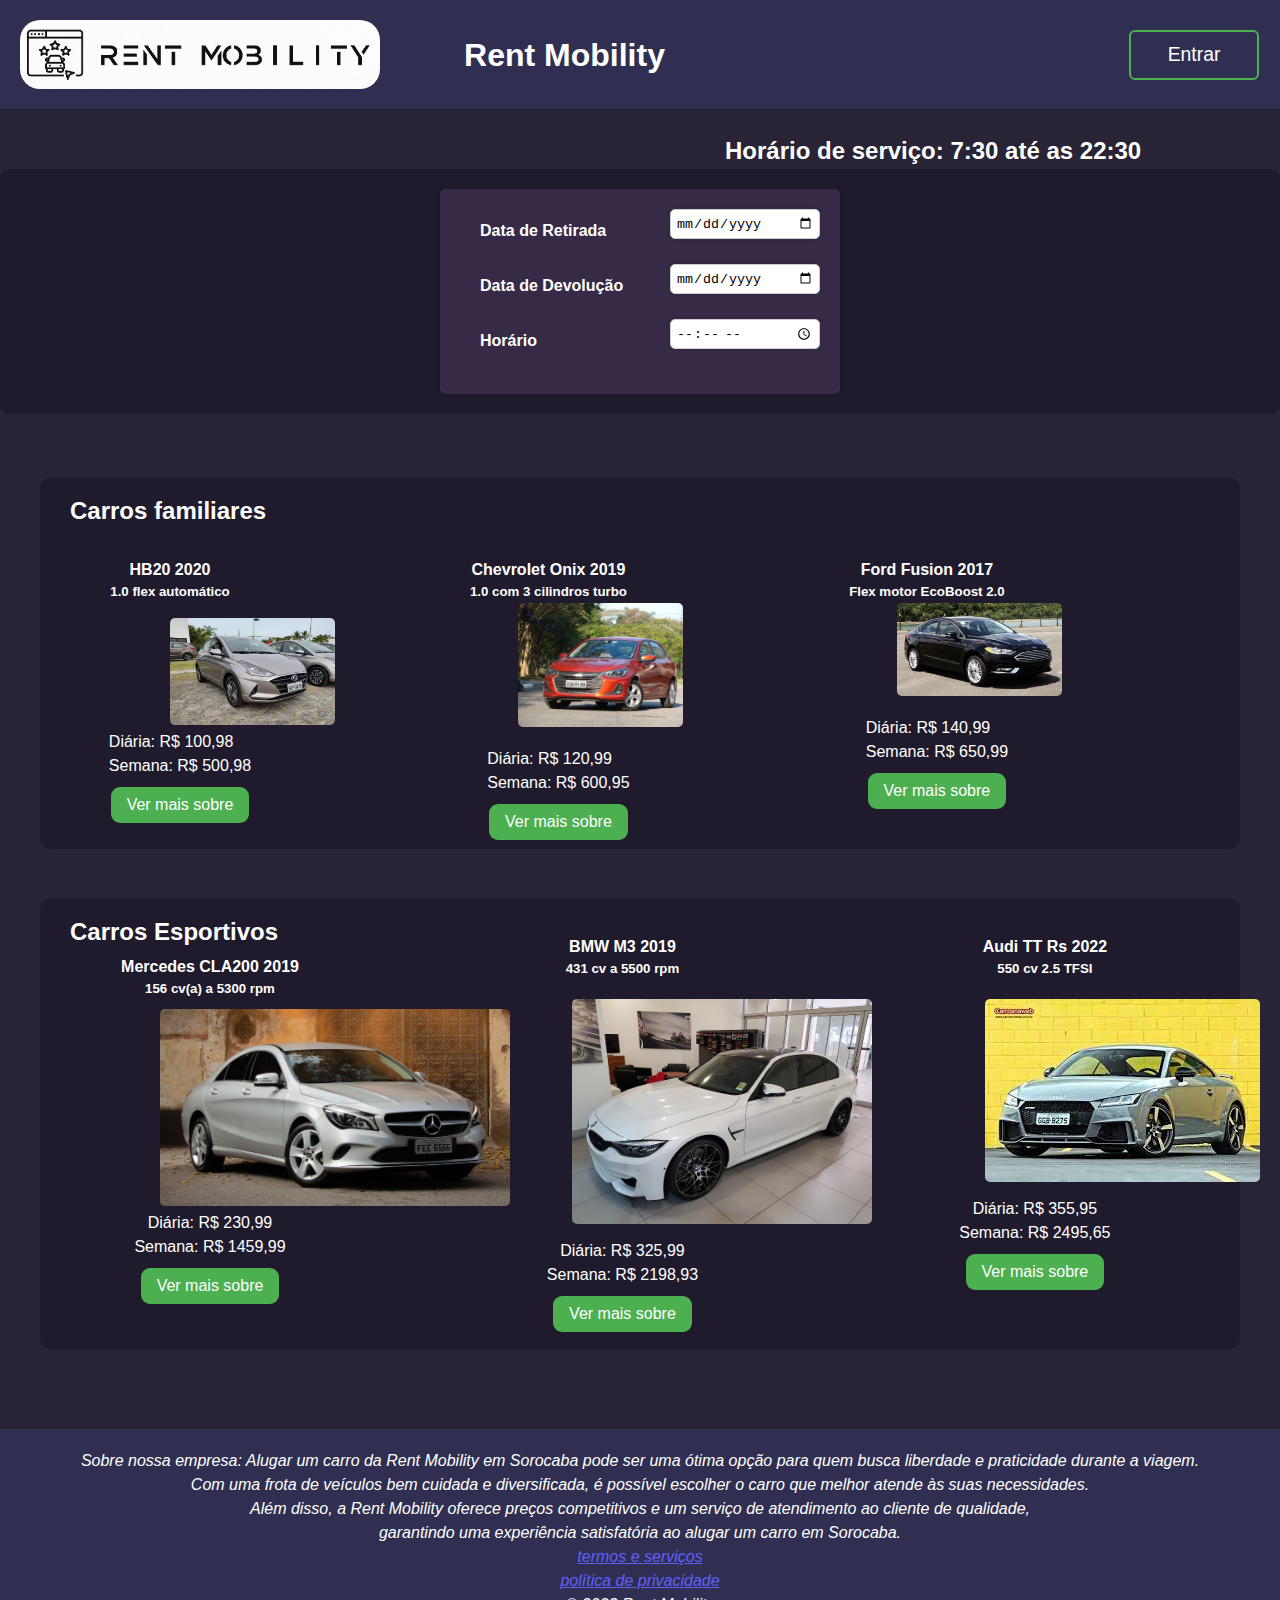
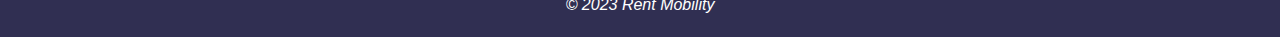
<file: Pasta Compart/index.html>
<!DOCTYPE html>
<html lang="pt-br">
<head>
    <meta charset="UTF-8">
    <title>Rent Mobility</title>
    <link rel="stylesheet" href="style.css">
    
    <style>
        .cars li {
            display: inline-block;
            width: 30%;
            margin-right: 4%;
            vertical-align: top;
            text-align: center;
        }
        
        .cars li:last-child {
            margin-right: 0;
        }
        
        .cars li img {
            max-width: 50%;
            height: auto;
        }
    </style>
</head>
<body>
    <script src="script.js"></script>
    <header>
        <img src="logoSiteSmall.png" style="border-radius: 20px; width: 360px;">
        <div class="logo">
            <h1>Rent Mobility</h1>
        </div>
        <div class="login">
            <a href="login.html">
                <button class="btnLogin-popup"> Entrar </button>  
            </a>
        </div>
    </header>
    <br> 

    <h2 style="color: white; margin-left: 725px;">Horário de serviço: 7:30 até as 22:30</h2>
    <script src="script3.js"></script>
    <div class="localizacao">
        <div class="caixa-pesquisa">
          <form>
            <div class="label">
              <label for="retirada">Data de Retirada</label>
            </div>
            <input type="date" id="retirada" name="retirada">
            <div class="label">
              <label for="devolucao">Data de Devolução</label>
            </div>
            <input type="date" id="devolucao" name="devolucao">
            <div class="label">
              <label for="horario">Horário</label>
            </div>
            <input type="time" id="horario" name="horario">
          </form>
        </div>
      </div>

    <br>
   


    <div >
        <main>
            <section class="cars">
                <div class="back_fam">
                    <div class="img">
                        <h2>Carros familiares</h2>
                    </div>
                    <div class="img-car">
                        <br>
                        <ul>    
                    <li>
                        <div class="car_info">
                            <h4>HB20 2020</h4>
                            <h5>1.0 flex automático</h5>
                        </div>
                        <div class="img">
                            <img style="border-radius:5px;" src="hb20_2020.jpeg" alt="Hb20">
                        </div>                     
                        
                        <div class="car-price">
                        <p>Diária: R$ 100,98</p>
                        <p>Semana: R$ 500,98</p>
                        <a href="ver_mais_hb20.html">
                            <button id="ver-mais-btn">Ver mais sobre</button>
                        </a>
                        
                        </div>
                    </li>


                    <li>
                        <div class="car_info">
                            <h4>Chevrolet Onix 2019</h4>
                            <h5>1.0 com 3 cilindros turbo</h5>
                        </div>
                        <img style="border-radius: 5px;" src="onix2019.jpg" alt="Onix">
                        <div class="car-price">
                        <p>Diária: R$ 120,99</p>
                        <p>Semana: R$ 600,95</p>
                        <a href="ver_mais_Onix.html">
                            <button id="ver-mais-btn">Ver mais sobre</button>
                        </a>
                        </div>
                    </li>


                    <li>
                        <div class="car_info"> 
                            <h4>Ford Fusion 2017</h4>
                            <h5>Flex motor  EcoBoost 2.0</h5>
                        </div>
                    
                        <img style="border-radius: 5px;" src="fusionflex_capa_620x350.jpg" alt="Fusion">
                        <div class="car-price">
                        <p>Diária: R$ 140,99</p>
                        <p>Semana: R$ 650,99</p>
                        <a href="ver_mais_fusion.html">
                            <button id="ver-mais-btn">Ver mais sobre</button>
                        </a>
                        </div>
                    </li>
                    </ul> 
                    </div>
                    
                </div>
                

                <div id = "esportivos" class="back_fam-esport">
                    <div class="img">
                        <h2>Carros Esportivos</h2>
                    </div>
          

                    <ul>
            
                        <li>
                            <div class="car_info-eps">
                                <h4>Mercedes CLA200 2019</h4>
                                <h5>156 cv(a) a 5300 rpm</h5>
                            </div>
                            <div  class="img-esp">
                                <img style="border-radius: 5px;" src="Mercedes_CLA200.jpg" alt="CLA200">
                            </div>
                            
                            <div class="car-price-eps">
                                <p>Diária: R$ 230,99</p>
                                <p>Semana: R$ 1459,99</p>
                                <a href="ver_mais_Mercedes.html">
                                    <button id="ver-mais-btn">Ver mais sobre</button>
                                </a>
                            </div>
                            
                            
                        </li>
                        <li>
                            <div class="car-price-eps-m3">
                                <h4>BMW M3 2019</h4>
                                <h5>431 cv a 5500 rpm</h5>
                            </div>
                            <div class="img-esp-m3">
                                 <img style= "border-radius: 5px;" src="M3_2019.jpg" alt="M3_2019">
                            </div>
                           
                            <div class="car-price-eps">
                                <p>Diária: R$ 325,99</p>
                                <p>Semana: R$ 2198,93</p>
                                <a href="ver_mais_m3.html">
                                    <button id="ver-mais-btn">Ver mais sobre</button>
                                </a>
                            </div>
                            
                            
                        </li>
                        <li>
                            <div class="car_info-eps-tt">
                                <h4>Audi TT Rs 2022</h4>
                                <h5>550 cv 2.5 TFSI </h5>
                            </div>
                            <div class="img-esp-tt">
                                <img style= "border-radius: 5px;" src="audi_TT_rs.jfif" alt="Audi">
                            </div>
                            
                            <div class="car-price-eps">
                                <p>Diária: R$ 355,95</p>
                                <p>Semana: R$ 2495,65</p>
                                <a href="ver_mais_audi.html">
                                    <button id="ver-mais-btn">Ver mais sobre</button>
                                </a>
                            </div>
                            
                    
                        </li>
                    </ul>   
                </div>     

            </section>



            
            
            
        </main>
    </div>

    <script src="script.js"></script>
    
    <footer style="font-style: italic; ">
        <p>Sobre nossa empresa: Alugar um carro da Rent Mobility em Sorocaba pode ser uma ótima opção para quem busca liberdade e praticidade durante a viagem.</p>
		<p> Com uma frota de veículos bem cuidada e diversificada, é possível escolher o carro que melhor atende às suas necessidades. </p>	
		<p>Além disso, a Rent Mobility oferece preços competitivos e um serviço de atendimento ao cliente de qualidade, </p>  
		<p>garantindo uma experiência satisfatória ao alugar um carro em Sorocaba.</p>
		
		<a style="color: rgb(96, 96, 253);" href="pagina_termos.html">termos e serviços</a> <br> <a style="color: rgb(96, 96, 253);" href="politica_privacidade.html">política de privacidade</a>
		<p>&copy; 2023 Rent Mobility</p>
	</footer>
      
</body>
</html>
</file>
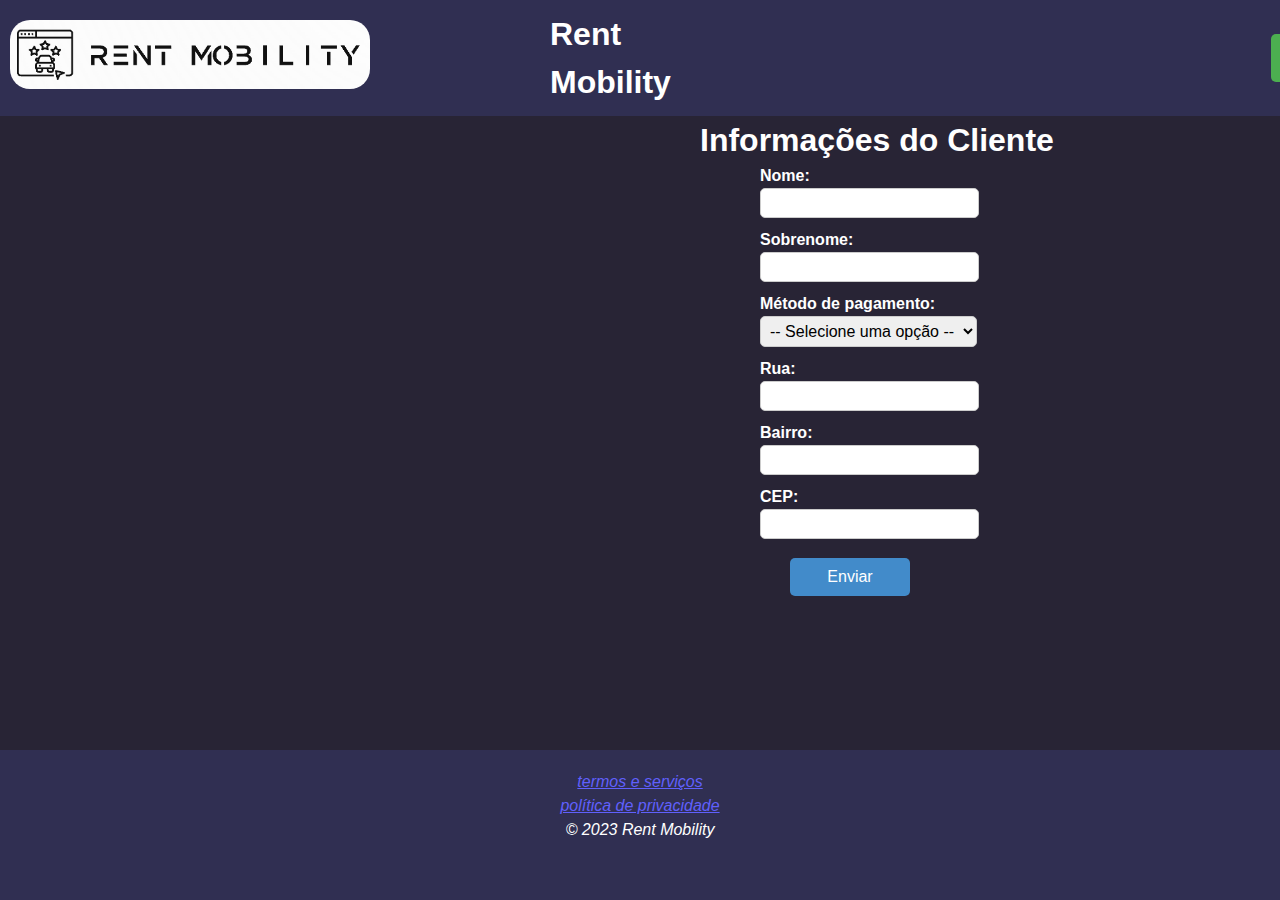
<file: Pasta Compart/alugar.html>
<!DOCTYPE html>
<html>
  <head>
    <meta charset="UTF-8">
    <title>Rent Mobility</title>
    <link rel="stylesheet" href="style_carros.css">
    <style>
      form {
        display: flex;
        flex-direction: column;
        align-items: flex-start;
      }

      input[type="text"], select {
        margin-bottom: 10px;
        padding: 5px;
        font-size: 16px;
        border-radius: 5px;
        border: 1px solid #ccc;
      }

      label {
        font-weight: bold;
      }

      button {
        padding: 10px;
        font-size: 16px;
        border-radius: 5px;
        border: none;
        background-color: #428bca;
        color: #fff;
        cursor: pointer;
      }
    </style>
    
  </head>
  <body>
    <header>
        <a href="index.html"><img src="logoSiteSmall.png" style="border-radius: 20px; width: 360px;"></a>
        <div class="logo">
            <h1>Rent Mobility</h1>
        </div>
        <div class="login">
            <a href="login.html">Entrar</a>
        </div>
    </header>
</header>

<div style="color: white;">
  <h1 style="margin-left: 700px;">Informações do Cliente</h1>
  <form style="margin-left: 760px;">
    <label for="nome">Nome:</label>
    <input type="text" id="nome" name="nome" required>
    
    <label for="sobrenome">Sobrenome:</label>
    <input type="text" id="sobrenome" name="sobrenome" required>
    
    <label for="pagamento">Método de pagamento:</label>
    <select id="pagamento" name="pagamento" required onchange="mostrarCamposCartao()" required onchange ="mostrarcampopix()">
      <option value="">-- Selecione uma opção --</option>
      <option value="cartao">Cartão de crédito</option>
      <option value="pix">PIX</option>
    </select>
    
    <label for="rua">Rua:</label>
    <input type="text" id="rua" name="rua" required>
    
    <label for="bairro">Bairro:</label>
    <input type="text" id="bairro" name="bairro" required>
    
    <label for="cep">CEP:</label>
    <input type="text" id="cep" name="cep" required>

    <!------>

    <div id="camposCartao" style="display: none;">
        <div class="cartao">
           <label for="numCartao">Número do cartão :</label>
          <input type="text" id="numCartao" name="numCartao">
          <br>   
          <label for="dataValidade">Data de validade :</label>
          <input style="margin-left: 10px;" type="text" id="dataValidade" name="dataValidade">
          <br>
          <label for="cvv">CVV :</label>
          <input style="margin-left: 103px;" type="text" id="cvv" name="cvv">
        </div>
    </div>
    </div>
    
    <button style="margin-left: 790px; width: 120px;" type="submit">Enviar</button>
  </form>
</div>

<script>
  function mostrarCamposCartao() {
    var pagamentoSelect = document.getElementById("pagamento");
    var camposCartaoDiv = document.getElementById("camposCartao");

    if (pagamentoSelect.value === "cartao") {
      camposCartaoDiv.style.display = "block";
    } else {
      camposCartaoDiv.style.display = "none";
    }
  }
</script>

    <footer style="font-style: italic; ">
		<a style="color: rgb(96, 96, 253);" href="pagina_termos.html">termos e serviços</a> <br> <a style="color: rgb(96, 96, 253);" href="politica_privacidade.html">política de privacidade</a>
		<p>&copy; 2023 Rent Mobility</p>
	</footer>
  </body>
</html>
</file>
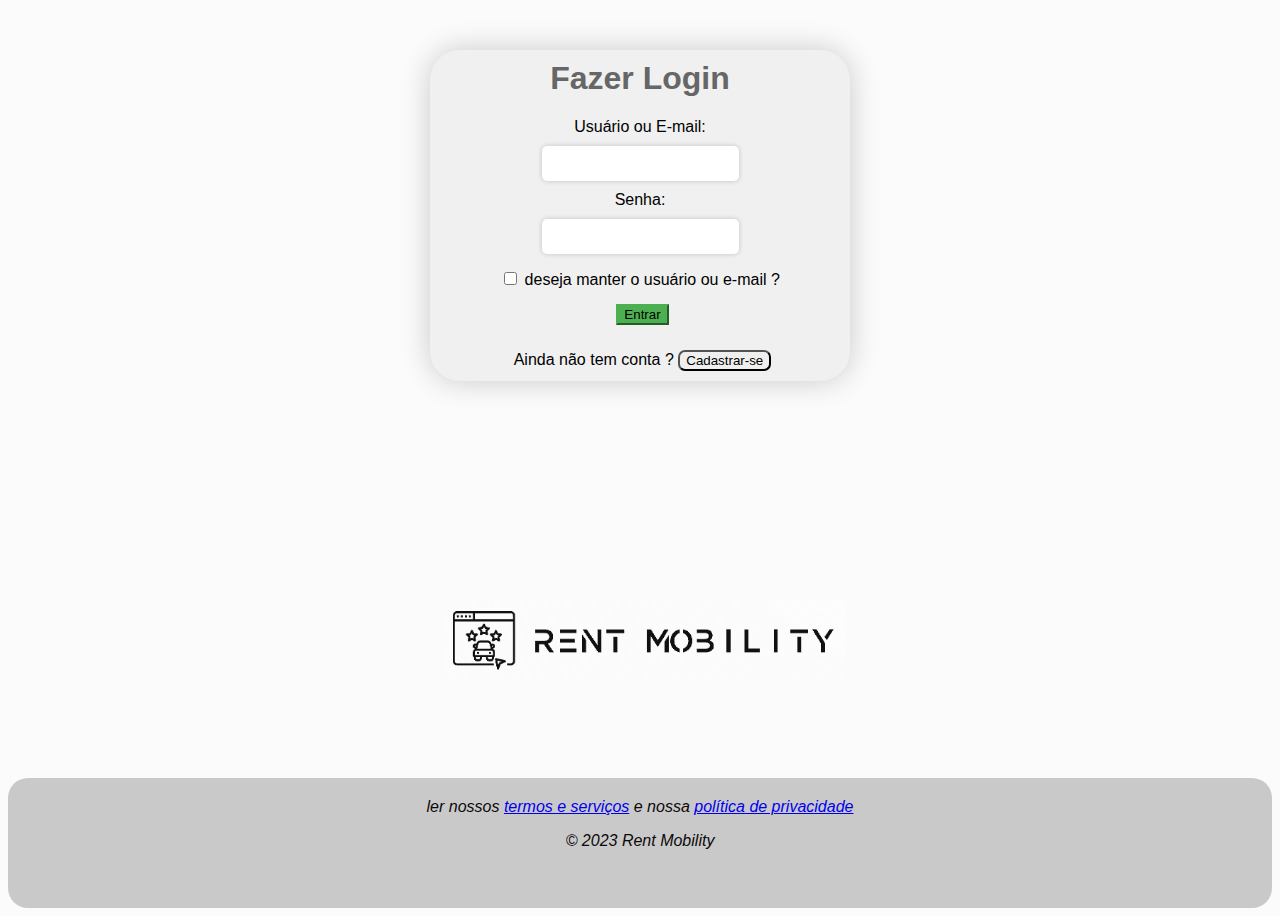
<file: Pasta Compart/login.html>
<!DOCTYPE html>
<html lang="en">
<head>
    <meta charset="UTF-8">
    <meta http-equiv="X-UA-Compatible" content="IE=edge">
    <meta name="viewport" content="width=device-width, initial-scale=1.0">
    <link rel="stylesheet" href="style_login.css">
    <title>Login</title>
	<link href="https://cdn.jsdelivr.net/npm/bootstrap@5.0.2/dist/css/bootstrap.min.css" rel="stylesheet"
            integrity="sha384-EVSTQN3/azprG1Anm3QDgpJLIm9Nao0Yz1ztcQTwFspd3yD65VohhpuuCOmLASjC" crossorigin="anonymous">
    <style>
		body {
			font-family: Arial, sans-serif;
			background-color: #fbfbfb;
		}

		form {
			background-color: #f0f0f0;
			padding: 10px;
			margin: 50px auto;
			max-width: 400px;
			box-shadow: 0px 0px 30px rgba(0, 0, 0, 0.2);
			border-radius: 30px;
		}

		input[type="text"], input[type="password"] {
			display: block;
			margin: 10px 0px;
			padding: 10px;
			border-radius: 5px;
			border: none;
			box-shadow: 0px 0px 5px rgba(0, 0, 0, 0.2);
		}

		input[type="submit"] {
			background-color: #4CAF50;
			color: #fff;
			padding: 10px;
			border: none;
			border-radius: 10px;
			cursor: pointer;
		}

		input[type="submit"]:hover {
			background-color: #3e8e41;
		}

		input[type=""] {
			background-color: #55bd59;
			color: #fff;
			padding: 10px;
			border: none;
			border-radius: 7px;
			cursor: pointer;
			text-align: center;
			
		} 

		h1 {
			text-align: center;
			margin-top: 0px;
			color: #666;
		}

		input[type="radio"] {
			text-shadow: 0px 0px 5px rgba(0, 0, 0, 0.2);
		}
	</style>
</head>
<body>
    <form style="display: flex; flex-direction: column; justify-content: center; align-items: center; height: 100%;" action="registro.html">
		<img src="logoSiteSmall.png" alt="Logo" style="position: absolute; top: 600px; left: calc(50% - 195px); width: 400px; height: 80px;">
		<h1>Fazer Login</h1>
		<label for="username">Usuário ou E-mail:</label>
		<input type="text" id="username" name="username">
		<label for="password">Senha:</label>
		<input type="password" id="password" name="password">
		<div style="margin-right: 0px; margin-top: 5px;"> 
			<input type="checkbox" name="salvarUsuario"> <label>deseja manter o usuário ou e-mail ?</label> 
		</div>
		<div style="margin-left: 25px; margin-right: 20px; margin-top: 15px; justify-content: center;">
			<button style="background-color: #4CAF50; border-color: #4CAF50;" type="button" class="btn btn-success">Entrar</button>
		</div>
	
		<div style="width: 20px; margin-top: 5px;">
			
		</div>
	 
		<div style="margin-left: 25px; margin-right: 20px; margin-top: 20px;">
			<label> Ainda não tem conta ? </label>
			<a href="registro.html">
				<button style="border-radius: 7px;" type="button" class="btn btn-primary">Cadastrar-se</button>
			</a>
			
		</div>


		<!--
		<p style="position: absolute; top: 540px;">Entre com sua conta do Google</p>
		<button style="position: absolute; top: 590px;" class="login-google" onclick="loginWithGoogle()">Cadastrar-se com o Google</button>

		-->

	</form>

	<footer style="font-style: italic;">
		<label>ler nossos</label>
		<a href="pagina_termos.html">termos e serviços</a> e nossa <a href="politica_privacidade.html">política de privacidade</a>
		<p>&copy; 2023 Rent Mobility</p>
	</footer>
      
      
</body>
</html>
</file>
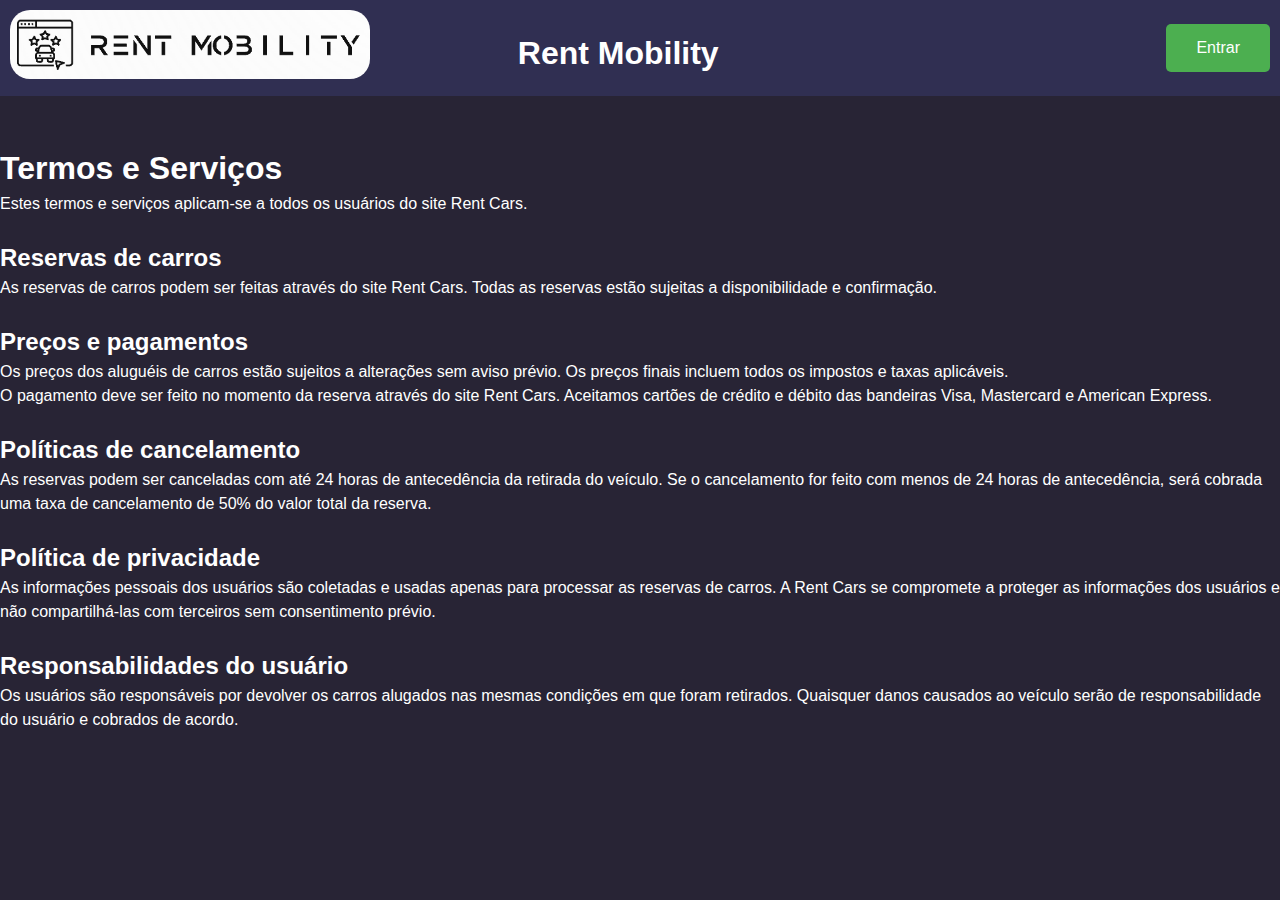
<file: Pasta Compart/pagina_termos.html>
<!DOCTYPE html>
<html>
  <head>
    <meta charset="UTF-8">
    <title>Termos e Serviços | Rent Mobility</title>
    <style>
    * {
	margin: 0;
	padding: 0;
	box-sizing: border-box;
	
}

body {
	font-family: Arial, sans-serif;
	font-size: 16px;
	line-height: 1.5;
	background-color: #282435;
	
}

header {
	display: flex;
	justify-content: space-between;
	align-items: center;
	padding: 10px;
	background-color: #302f52;
	color: white;
}

.logo h1 {
	font-size: 32px;
	margin-right: 300px;
	margin-top: 10px;
	
}

.login a {
	display: inline-block;
	padding: 12px 30px;

	background-color: #4CAF50;
	color: white;
	border-radius: 5px;
	text-decoration: none;
}

main {
	padding: 40px;
}

.text {
	color: white;
}
    </style>
  </head>
  <body>
    <header>
      <a href="index.html"><img src="logoSiteSmall.png" style="border-radius: 20px; width: 360px;"></a>
        <div class="logo">
            <h1>Rent Mobility</h1>
        </div>
        <div class="login">
            <a href="login.html">Entrar</a>
        </div>
    </header>
    <br>
    <br>
    <div class="text">
        <h1>Termos e Serviços</h1>
        <p>Estes termos e serviços aplicam-se a todos os usuários do site Rent Cars.</p>
        <br>
        
        <h2>Reservas de carros</h2>
        <p>As reservas de carros podem ser feitas através do site Rent Cars. Todas as reservas estão sujeitas a disponibilidade e confirmação.</p>
        <br>
        <h2>Preços e pagamentos</h2>
        <p>Os preços dos aluguéis de carros estão sujeitos a alterações sem aviso prévio. Os preços finais incluem todos os impostos e taxas aplicáveis.</p>
        <p>O pagamento deve ser feito no momento da reserva através do site Rent Cars. Aceitamos cartões de crédito e débito das bandeiras Visa, Mastercard e American Express.</p>
        <br>
        <h2>Políticas de cancelamento</h2>
        <p>As reservas podem ser canceladas com até 24 horas de antecedência da retirada do veículo. Se o cancelamento for feito com menos de 24 horas de antecedência, será cobrada uma taxa de cancelamento de 50% do valor total da reserva.</p>
        <br>
        <h2>Política de privacidade</h2>
        <p>As informações pessoais dos usuários são coletadas e usadas apenas para processar as reservas de carros. A Rent Cars se compromete a proteger as informações dos usuários e não compartilhá-las com terceiros sem consentimento prévio.</p>
        <br>
        <h2>Responsabilidades do usuário</h2>
        <p>Os usuários são responsáveis por devolver os carros alugados nas mesmas condições em que foram retirados. Quaisquer danos causados ​​ao veículo serão de responsabilidade do usuário e cobrados de acordo.</p>
    </div>

  </body>
</html>

</body>
</html>
</file>
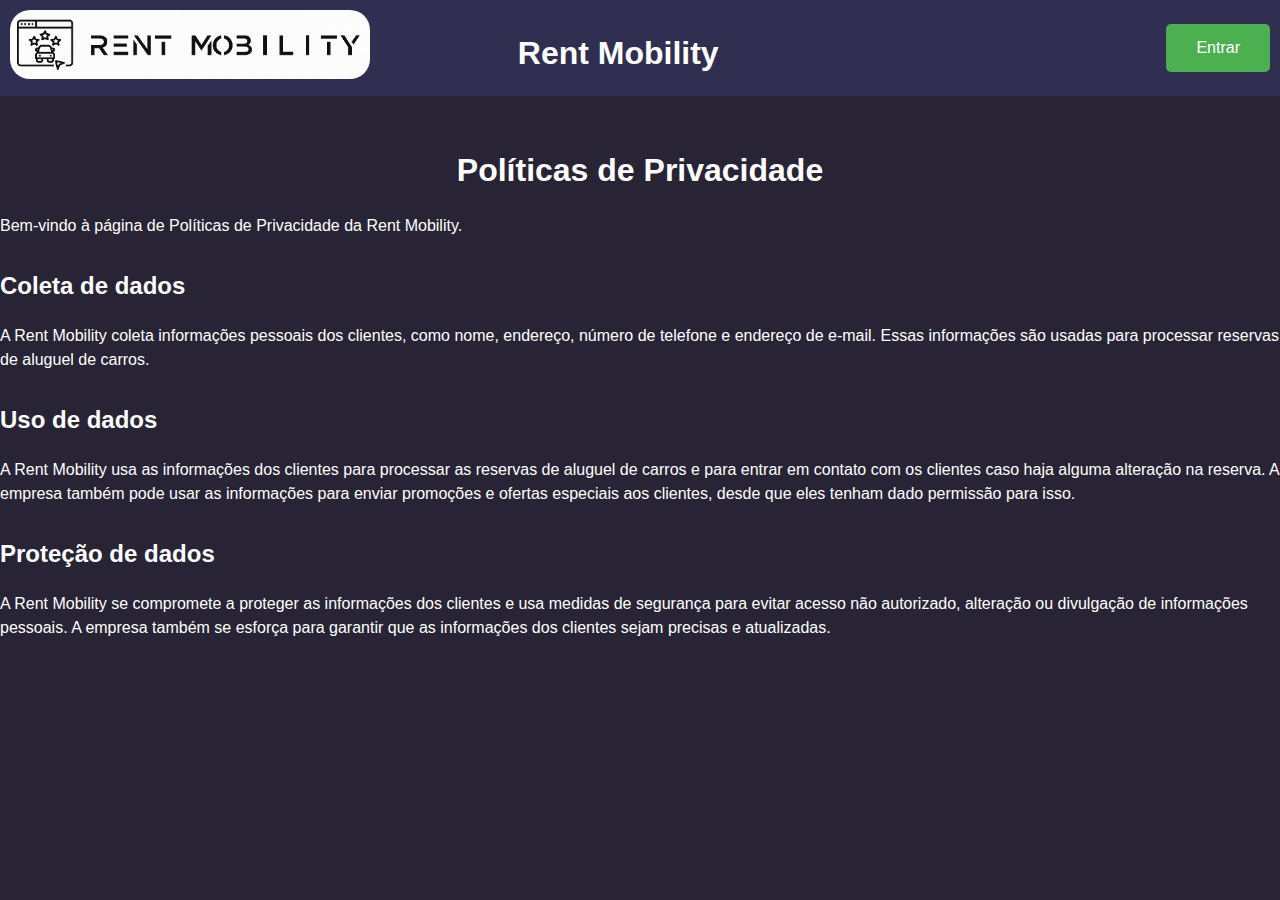
<file: Pasta Compart/politica_privacidade.html>
<!DOCTYPE html>
<html>
    <head>
        <meta charset="UTF-8">
        <title>Políticas de Privacidade | Rent Mobility</title>
        
        <link rel="stylesheet" type="text/css" href="style_PP.css">
        <style>
        body {
            font-family: Arial, sans-serif;
            margin: 0;
            padding: 0;
        }
        
        h1 {
            text-align: center;
            margin-top: 50px;
        }
        
        h2 {
            margin-top: 30px;
        }
        
        p {
            margin-top: 20px;
            line-height: 1.5;
        }


        </style>
    </head>
  <body>
    <header>
        <a href="index.html"><img src="logoSiteSmall.png" style="border-radius: 20px; width: 360px;"></a>
        <div class="logo">
            <h1>Rent Mobility</h1>
        </div>
        <div class="login">
            <a href="login.html">Entrar</a>
        </div>
    </header>
    <div class="text">
        <h1>Políticas de Privacidade</h1>
        <p>Bem-vindo à página de Políticas de Privacidade da Rent Mobility.</p>
        
        <h2>Coleta de dados</h2>
        <p>A Rent Mobility coleta informações pessoais dos clientes, como nome, endereço, número de telefone e endereço de e-mail. Essas informações são usadas para processar reservas de aluguel de carros.</p>
        <h2>Uso de dados</h2>
        <p>A Rent Mobility usa as informações dos clientes para processar as reservas de aluguel de carros e para entrar em contato com os clientes caso haja alguma alteração na reserva. A empresa também pode usar as informações para enviar promoções e ofertas especiais aos clientes, desde que eles tenham dado permissão para isso.</p>
        
        <h2>Proteção de dados</h2>
        <p>A Rent Mobility se compromete a proteger as informações dos clientes e usa medidas de segurança para evitar acesso não autorizado, alteração ou divulgação de informações pessoais. A empresa também se esforça para garantir que as informações dos clientes sejam precisas e atualizadas.</p>
    </div>
  </body>
</html>
</file>
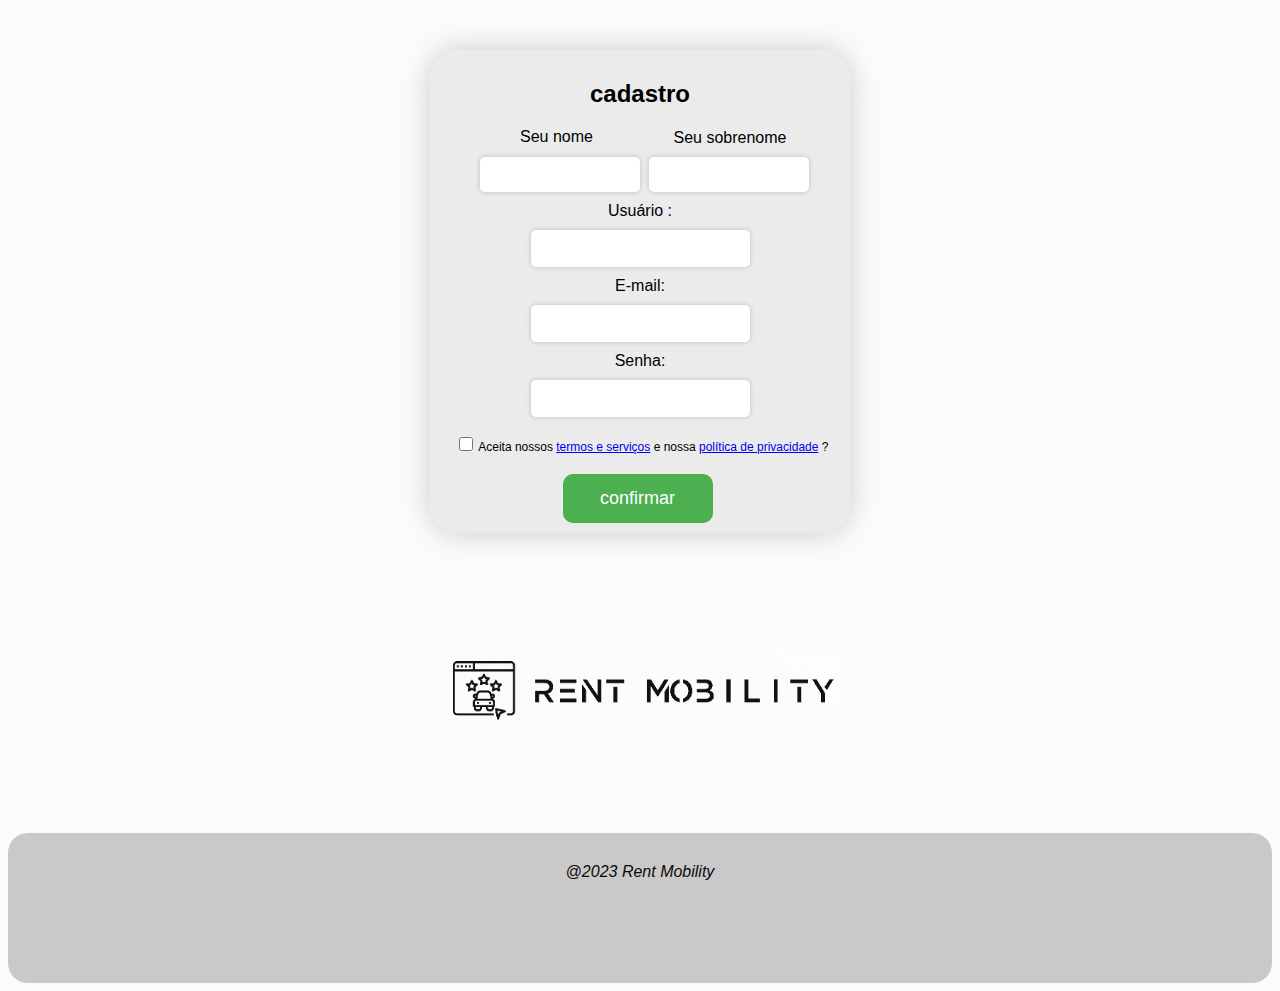
<file: Pasta Compart/registro.html>
<!DOCTYPE html>
<html lang="en">
<head>
    <meta charset="UTF-8">
    <meta http-equiv="X-UA-Compatible" content="IE=edge">
    <meta name="viewport" content="width=device-width, initial-scale=1.0">
    <link rel="stylesheet" href="styles_cadastro.css">
    <title>Cadastrar-se</title>
    <style>
		body {
			font-family: Arial, sans-serif;
			background-color: #fbfbfb;
		}

		form {
			background-color: #e0e0e094;
			padding: 10px;
			margin: 50px auto;
			max-width: 400px;
			box-shadow: 0px 0px 30px rgba(0, 0, 0, 0.2);
			border-radius: 30px;
		}

        input[type="text"], input[type="password"] {
			display: block;
			margin: 10px 0px;
			padding: 10px;
			border-radius: 5px;
			border: none;
			box-shadow: 0px 0px 5px rgba(0, 0, 0, 0.2);
            font-family: Arial, Helvetica, sans-serif;
            font-size: 15px;
		}

		input[type="submit"] {
			background-color: #4CAF50;
			color: #fff;
			padding: 14px;
			border: none;
			border-radius: 10px;
			cursor: pointer;
            font-size: 18px;
		}

		input[type="submit"]:hover {
			background-color: #3e8e41;
        }

        h1 {
			text-align: center;
			margin-top: 0px;
			color: #666;
		}
    </style>

</head>
<body>
    <form style="display: flex; flex-direction: column; justify-content: center; align-items: center; height: 100%;"> 
		<img src="logoSiteSmall.png" alt="Logo" style="position: absolute; top: 650px; left: calc(50% - 195px); width: 400px; height: 80px;">
        

        
		<h2>cadastro</h2>

        <div style="width: 15pc; height: 1px;"> 
            <label for="name">Seu nome</label>  
        </div>

        <div class="sobre"> 
            <label> Seu sobrenome</label>
        </div>
      
        <div class="container"> 
             
            <input type="nome" id="nome" name="nome"> 
            
            <input type="sobrenome" id="sobrenome" name="sobrenome">
        </div>
      

        <label for="username">Usuário :</label>
		<input type="text" id="username" name="username">
        <label for="username2">E-mail:</label>
        <input type="text" id="username" name="username2">
		<label for="password">Senha:</label>
		<input type="password" id="password" name="password">

		<div style="font-size: 12px;"> 
			<input type="checkbox" name="termos" style="margin-right: 
			0px; width: 20px; margin-top: 10px; height: 14px;"> 
			Aceita nossos 
			<a href="pagina_termos.html">termos e serviços</a> e nossa <a href="politica_privacidade.html">política de privacidade</a> ?
		</div>
		
		 

		<div style="margin-left: 25px; margin-right: 20px; margin-top: 20px;">
			<input type="submit" value="confirmar">
		</div>
		<!--
		<p style="position: absolute; top: 540px;">Entre com sua conta do Google</p>
		<button style="position: absolute; top: 590px;" class="login-google" onclick="loginWithGoogle()">Cadastrar-se com o Google</button>

		-->  
    </form>

	<footer>
		<label>@2023 Rent Mobility</label>

	</footer>
</body>
</html>
</file>
<file: Pasta Compart/style.css>
* {
	margin: 0;
	padding: 0;
	box-sizing: border-box;
	
}

body {
	font-family: Arial, sans-serif;
	font-size: 16px;
	line-height: 1.5;
	background-color: #282435;
	
}

header {
	display: flex;
	justify-content: space-between;
	align-items: center;
	padding: 20px;
	background-color: #302f52;
	color: white;
}

.logo h1 {
	font-size: 32px;
	margin-right: 300px;
}

.login a {
	position: relative;
	font-size: 1.1em;
	color: #4CAF50;
	text-decoration: none;
	font-weight: 500;
	margin-left: 40px;
}

.login a::after {
	content: '';
	position: absolute;
	left:0;
	bottom: -6px;
	width: 100%;
	height: 3px;
	border-radius: 5px;
}

.login .btnLogin-popup {
	width: 130px;
	height: 50px;
	background: transparent;
	border: 2px solid #4CAF50;
	outline: none;
	border-radius: 6px;	
	cursor: pointer;
	font-size: 1.1em;
	color: #fff;
	font-weight: 500;
	margin-left: 40px;

}

.login .btnLogin-popup:hover {
	background-color: #4CAF50;
	color: #162938;
}

main {
	padding: 40px;
}

.location, .cars {
	margin-bottom: 40px;
	
	
}

.cars li {
	display: flex;
	margin-right: 40px;
	vertical-align: top;
}

.cars li:last-of-type {
	margin-right: 0;
}

/*
.cars h5 {
	margin-bottom: 10px;
}
*/

.cars img {
	display: flex;
	margin-bottom: 10px;
	
}



.car-container {
    display: flex;
    grid-template-columns: repeat(3, 1fr);
    grid-gap: 20px;
}

.car {
	display: inline-flex;
    border: 1px solid #ccc;
    padding: 20px;
	text-align: center;
	
    
	
}

button {
	background-color: #4CAF50; /* cor verde */
	border: none;
	color: white;
	padding: 9px 16px;
	text-align: center;
	text-decoration: none;
	display: inline-block;
	font-size: 16px;
	margin: 9px 1px;
	cursor: pointer;
	border-radius: 9px;
  }

.cubo {
	background-color: rgb(248, 248, 248);
	color: darkgray;

}

footer {
	background-color: #302f52;
	color: white;
	text-align: center;
	padding: 20px;
	font-family: 'Quicksand', sans-serif;
}

.car-price {
	margin-left: -250px; 
	display: inline-block;
	margin-top: 10px;
  }
  
  .car-price p {
	text-align: left;
  }
  
  .car-price img {
	float: left;
	margin-right: 10px; 
	
  }
  
.car_info {
	margin-left: -270px;
	display: inline-block;
	margin-top: 20px;
}

  .car_info h5 {
	text-align: left;
  }

  .car_info img {
	float: left;
	margin-left: 300px;
  } 

  .localizacao {
	background-color: #1f1b2d;
	padding: 20px;
	display: flex;
	justify-content: center;
	align-items: center;
	border-radius: 10px;
	
	
  }
  
  .caixa-pesquisa {
	background-color: rgba(70, 52, 87, 0.61);
	border-radius: 5px;
	box-shadow: 0px 0px 5px rgba(0, 0, 0, 0.1);
	padding: 20px;
	width: 50%;
	max-width: 600px;
	color: white;
  }
  
  .caixa-pesquisa form {
	display: flex;
	flex-wrap: wrap;
	justify-content: space-between;
  }
  
  .caixa-pesquisa label {
	font-weight: bold;
	margin-bottom: 5px;
	
  }
  
  .caixa-pesquisa input {
	padding: 10px;
	margin-bottom: 25px;
	border-radius: 3px;
	border: none;
	box-shadow: 0px 0px 5px rgba(0, 0, 0, 0.1);
	width: 150px;
	height: 30px;
  }
  
  .caixa-pesquisa button {
	padding: 10px 20px;
	background-color: #0077ff;
	color: white;
	border: none;
	border-radius: 3px;
	cursor: pointer;
	font-size: 16px;
	font-weight: bold;
	transition: all 0.3s ease;
	
  }

  .location {
	position: relative;
	height: 500px;
  }
  
  .background-image {
	position: absolute;
	top: 0;
	left: 0;
	width: 100%;
	height: 100%;
	background-image: url('https://www.exemplo.com/imagem-de-fundo.jpg');
	background-size: cover;
	background-position: center;
	opacity: 0.8;
  }
  
.back_fam {
	background-color: #1f1b2d;	
	border-radius: 10px;
	color: white;
	
	
}

.back_fam-esport {
	background-color: #1f1b2d;
	margin-top: 50px;
	border-radius: 10px;
	color: white;
	height: 450px;
}

.label {
	
	padding: 20px -30px;

	text-align: center;
	text-indent: 10px;
	
}


.loca_button {
	padding: 0px 200px;
}

.img {
	position: relative;
	left: 30px;
	top: 15px;
	
}

.img-esp {
	position: relative;
	left: 120px;
	top: 30px;
	width: 700px;
}

.img-esp-m3{
	position: relative;
	left: 120px;
	top: 20px;
	width: 600px;
	
}

.img-esp-tt{
	position: relative;
	left: 120px;
	top: 20px;
	width: 1000px;
}

.car_info-eps {
	position: relative;
	left: -10px;
	top: 20px;
}

.car-price-eps{
	position: relative;
	left: -10px;
	top: 25px;
}

.car-price-eps-m3 {
	position: relative;
	left: -10px;
	top: -0px;
}

.img-car{
	margin-left: 100px;
}

#ver-mais-btn {
    transition: transform 0.3s;
}

#ver-mais-btn:hover {
    transform: scale(1.1);
    cursor: pointer;
}

.label {
	text-align: center;
	padding: 10px;
  }
  
  .localizacao {
	background-color: #1f1b2d;
	padding: 20px;
	display: flex;
	justify-content: center;
	align-items: center;
	border-radius: 10px;
  }
  
  .caixa-pesquisa {
	max-width: 400px;
	margin: 0 auto;
  }
  
  input[type="date"],
  input[type="time"] {
	padding: 5px;
	border-radius: 5px;
	border: 1px solid #ccc;
  }
   
  .loca_button {
	text-align: center;
	margin-top: 10px;
  }
</file>
<file: Pasta Compart/style_carros.css>
* {
	margin: 0;
	padding: 0;
	box-sizing: border-box;
	
}

body {
	font-family: Arial, sans-serif;
	font-size: 16px;
	line-height: 1.5;
	background-color: #282435;
	
}

header {
	display: flex;
	justify-content: space-between;
	align-items: center;
	padding: 10px;
	background-color: #302f52;
	color: white;
}

.logo h1 {
	font-size: 32px;
	margin-right: 300px;
	color: white;
	margin-left: 180px;
	
}

.login a {
	display: inline-block;
	padding: 12px 30px;
	background-color: #4CAF50;
	color: white;
	border-radius: 5px;
	text-decoration: none;
	margin-left: 300px;
}

main {
	padding: 40px;
}

footer {
	
	background-color: #302f52;
	color: white;
	text-align: center;
	padding: 20px;
	font-family: 'Quicksand', sans-serif;
	position: fixed;
	bottom: 0;
	left: 0;
	width: 100%;	
	top: 750px;
}

button {
	background-color: #4CAF50; /* cor verde */
	border: none;
	color: white;
	padding: 9px 16px;
	text-align: center;
	text-decoration: none;
	display: inline-block;
	font-size: 16px;
	margin: 9px 1px;
	cursor: pointer;
	border-radius: 9px;
  }

.text{
	margin-left: 650px;
}

.text-esp{
	float: right;
	color: white;
	margin-right: 200px;
	margin-top: -330px;
}

.esp{
	text-align: center;
	color: white;
	margin-right: 300px;
	margin-top: -330px;	
}

.car-img-move{
	padding: 0px 50px;
	width: 700px;
	
}

.btn-primary{
	background-color: #807cf3;
	border: none;
	color: white;
	padding: 12px 16px;
	text-align: center;
	text-decoration: none;
	display: inline-block;
	font-size: 16px;
	margin: 9px 1px;
	cursor: pointer;
	border-radius: 9px;
	margin-top: 300px;
	
}

.text-duv{
	color: white;
	margin-top: 280px;
	
	font-size: 120%;
}

#chat-container {
	position: fixed;
	bottom: 0;
	right: 20px;
	width: 300px;
	height: 400px;
	border: 1px solid #ccc;
	border-radius: 5px 5px 0 0;
	background-color: #fff;
	z-index: 9999;
  }
  
  #chat-messages {
	height: 320px;
	overflow-y: scroll;
  }
  
  #chat-form {
	display: flex;
	align-items: center;
	justify-content: space-between;
	padding: 10px;
  }
  
  #chat-input {
	flex-grow: 1;
	margin-right: 10px;
  }
  
  #ver-mais-btn {
    transition: transform 0.3s;
}

#ver-mais-btn:hover {
    transform: scale(1.1);
    cursor: pointer;
}

.car-info {
	position: relative;
  }
  
 .cartao {
	margin-top: 7px;
	
 }
</file>
<file: Pasta Compart/style_login.css>
input[type="submit"] {
    width: 100px; /* Defina a largura que desejar */
    margin-right: 10px; /* Espaço entre os botões */
  }
  
  footer {
    background-color: #cac9c9;
    color: #0a0a0a;
    text-align: center;
    padding: 20px;
    height: 90px;
    margin-top: 397px;
    border-radius: 20px;
    
  }

  .login-google {
    background-color: #4285F4;
    color: #fff;
    padding: 10px 20px;
    border-radius: 5px;
    border: none;
    font-size: 16px;
    font-weight: bold;
    cursor: pointer;
  }
  
  .login-google:hover {
    background-color: #3470D8;
  }
</file>
<file: Pasta Compart/style_PP.css>
* {
	margin: 0;
	padding: 0;
	box-sizing: border-box;
	
}

body {
	font-family: Arial, sans-serif;
	font-size: 16px;
	line-height: 1.5;
	background-color: #282435;
	
}

header {
	display: flex;
	justify-content: space-between;
	align-items: center;
	padding: 10px;
	background-color: #302f52;
	color: white;
}

.logo h1 {
	font-size: 32px;
	margin-right: 300px;
	margin-top: 10px;
	
}

.login a {
	display: inline-block;
	padding: 12px 30px;

	background-color: #4CAF50;
	color: white;
	border-radius: 5px;
	text-decoration: none;
}

main {
	padding: 40px;
}

.text {
	color: white;
}
</file>
<file: Pasta Compart/styles_cadastro.css>
input[type="submit"] {
    width: 150px; /* Defina a largura que desejar */
    margin-right: 10px; /* Espaço entre os botões */

  }

form {
    background-color: #f0f0f0;
    padding: 10px;
    margin: 50px auto;
    max-width: 700px;
    box-shadow: 0px 0px 30px rgba(0, 0, 0, 0.2);
    border-radius: 20px;
}

input[type="nome"] {
    display: flex;
    margin: 10px 9px;
    width: 140px;
    padding: 10px;
    border-radius: 5px;
    border: none;
    box-shadow: 0px 0px 5px rgba(0, 0, 0, 0.2);
} 

input[type="sobrenome"] {
    display: flex;
    margin: 10px 0px;
    width: 140px;
    padding: 10px;
    border-radius: 5px;
    border: none;
    box-shadow: 0px 0px 5px rgba(0, 0, 0, 0.2);
}

.sobre {
 margin-left: 180px;
}
.container {
    display: flex;
    flex-direction: row; /* define a direção dos elementos na linha */
    flex-wrap: nowrap; /* evita que os elementos sejam quebrados em outra linha */
    
  }
  
  .box {
    width: 50%; /* define a largura de cada caixa como 50% */
    box-sizing: border-box; /* inclui a largura da borda e do padding no cálculo da largura */
    border: 1px solid black; /* adiciona uma borda preta para cada caixa */
    padding: 10px; /* adiciona um espaço interno de 10px para cada caixa */
    margin-left: 10px;
    display: block;
    margin: 10px 0px;
    width: 140px;
    border-radius: 5px;
    border: none;
    box-shadow: 0px 0px 5px rgba(0, 0, 0, 0.2);

  }

  input[type=checkbox] {
    position: relative;
    cursor: pointer;
    
}
input[type=checkbox]:before {
    
    display: flex;
    position: absolute;
    width: 16px;
    height: 16px;
    top: 0;
    left: 0;
    border: 2px solid #555555;
    border-radius: 3px;
    background-color: white;
}

footer {
	background-color: #cac9c9;
	color: #0a0a0a;
	text-align: center;
	padding: 30px;
  border-radius: 20px;
  margin-top: 300px;
  height: 90px;
  font-style: italic;
  
}

.login-google {
  background-color: #4285F4;
  color: #fff;
  padding: 10px 20px;
  border-radius: 5px;
  border: none;
  font-size: 16px;
  font-weight: bold;
  cursor: pointer;
}

.login-google:hover {
  background-color: #3470D8;
}
</file>
